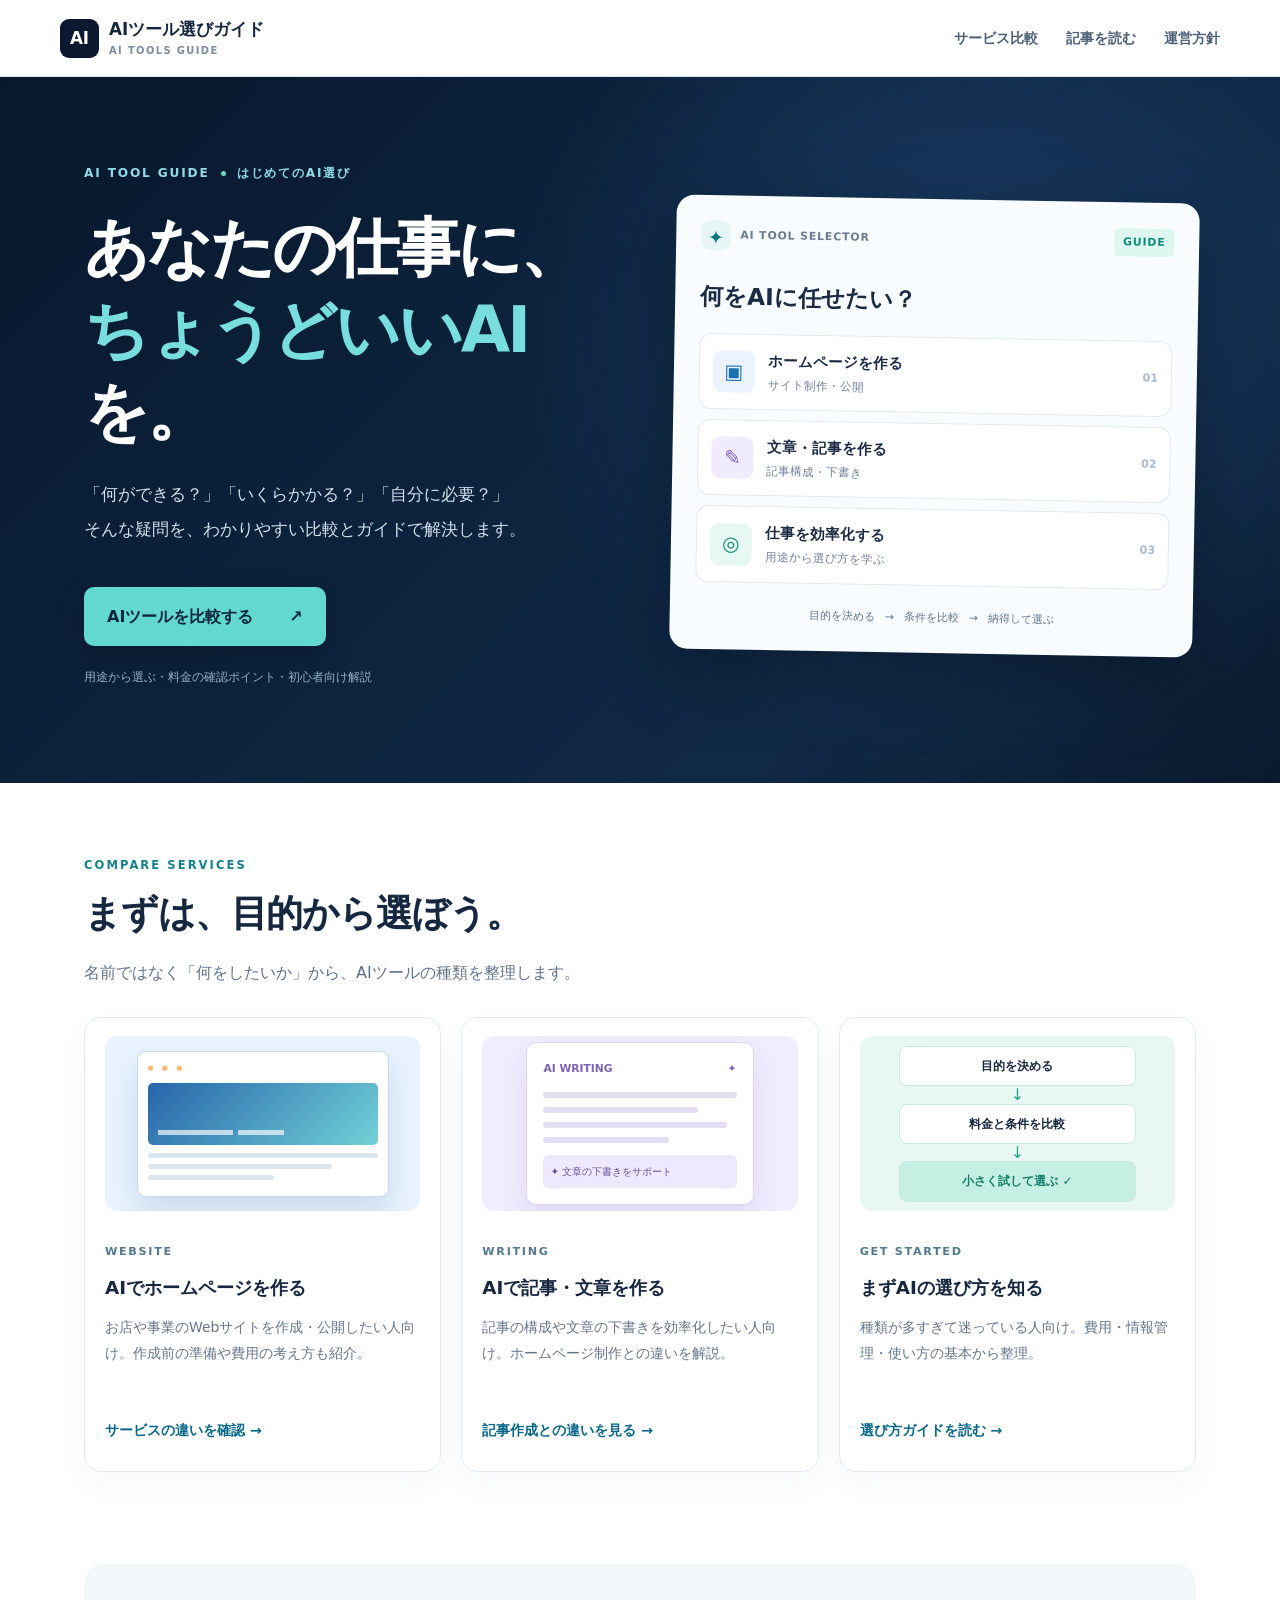
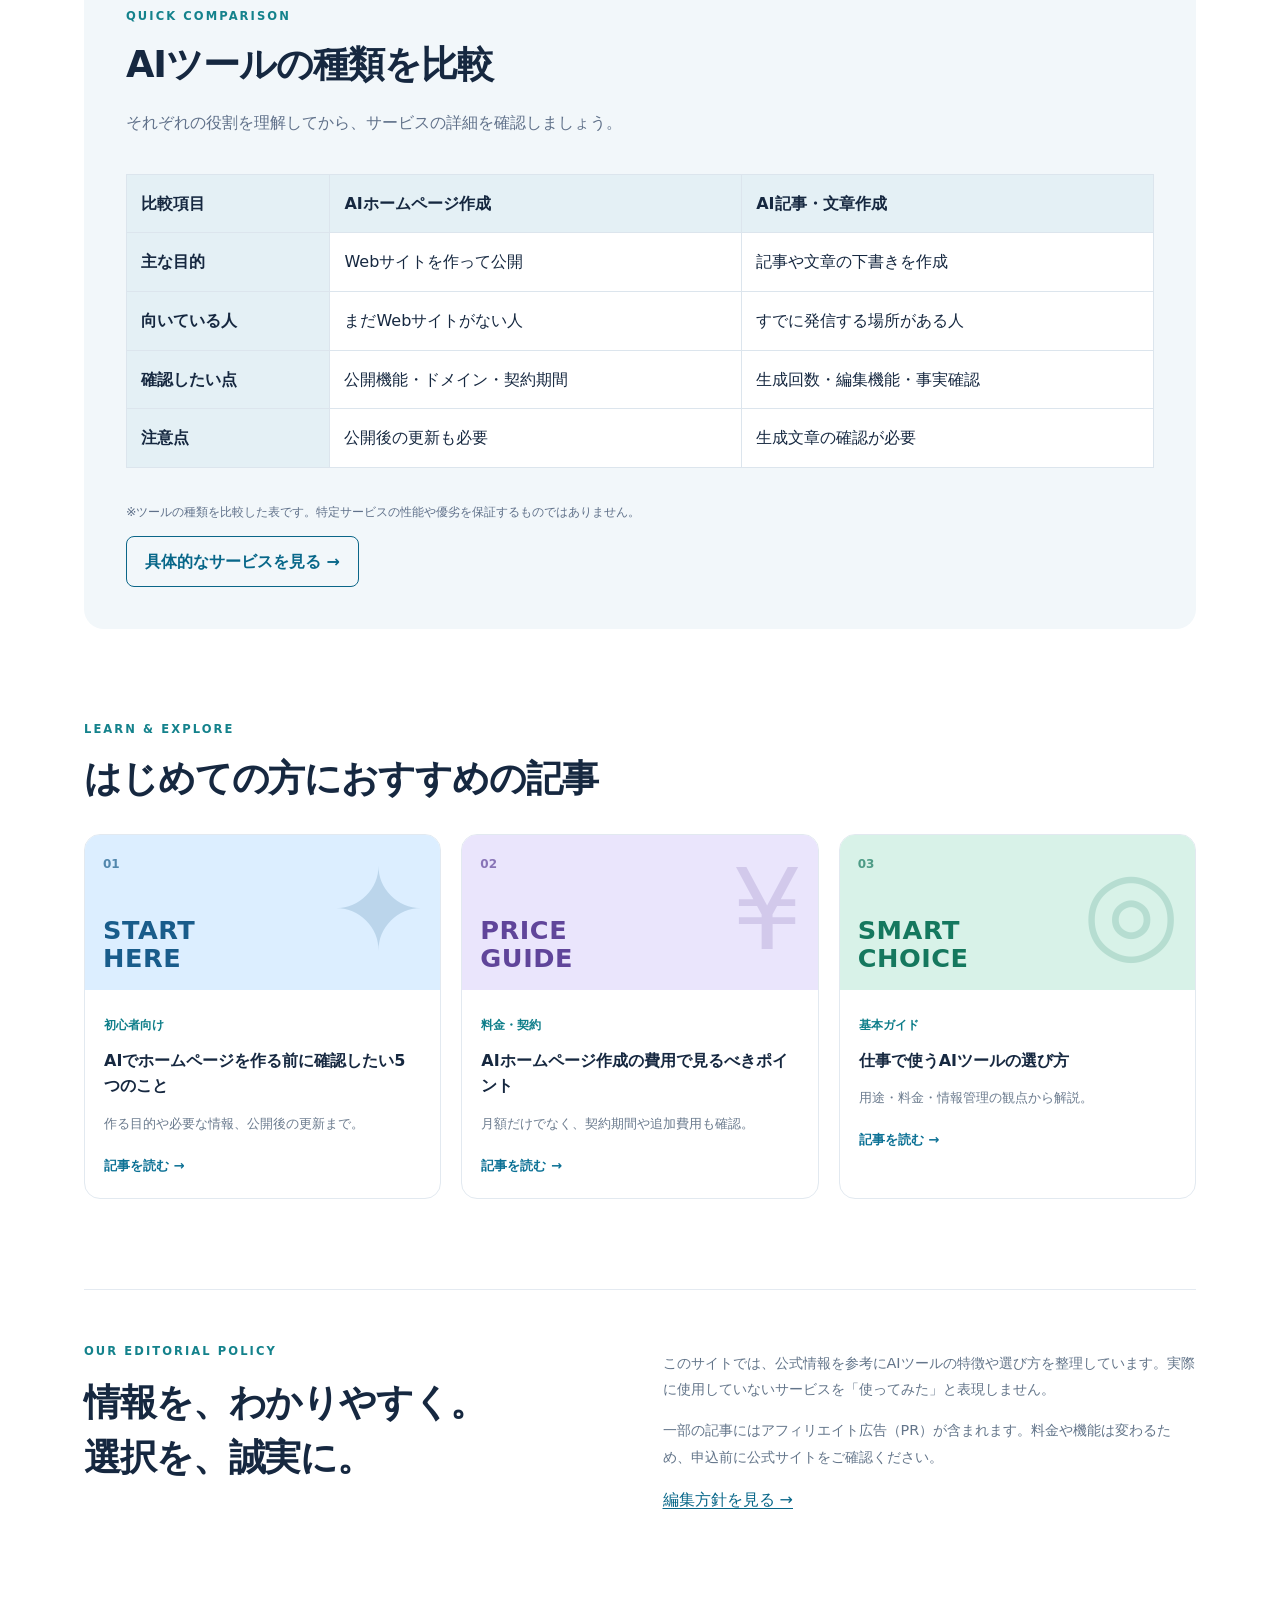
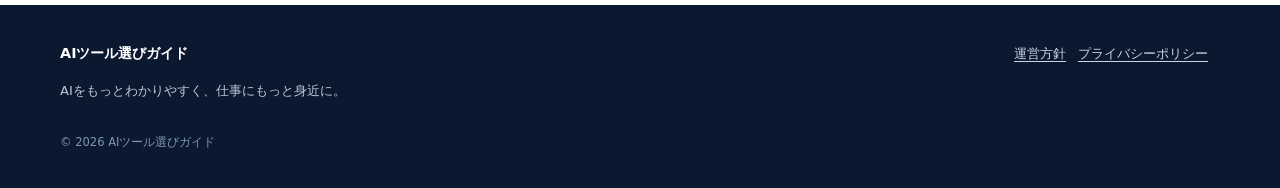
<file: index.html>
<!doctype html><html lang="ja"><head><meta charset="utf-8"><meta name="viewport" content="width=device-width,initial-scale=1"><meta name="description" content="AIホームページ作成やAI文章作成ツールを用途・費用・特徴から比較。初心者にもわかりやすいAIツール選びのガイド。"><meta name="theme-color" content="#0b1930"><title>AIツール選びガイド｜目的から選べるAIサービス比較</title><link rel="stylesheet" href="style.css"></head><body class="homepage"><header class="site-header"><div class="header-inner"><a class="logo" href="index.html"><span class="logo-mark">AI</span><span>AIツール選びガイド<small>AI TOOLS GUIDE</small></span></a><nav aria-label="メインメニュー"><a href="#tools">サービス比較</a><a href="#guides">記事を読む</a><a href="about.html">運営方針</a></nav></div></header><section class="hero-wide"><div class="hero-inner"><div class="hero-copy"><div class="eyebrow-light">AI TOOL GUIDE <span class="tiny-dot"></span> はじめてのAI選び</div><h1>あなたの仕事に、<br><em>ちょうどいいAI</em>を。</h1><p>「何ができる？」「いくらかかる？」「自分に必要？」<br>そんな疑問を、わかりやすい比較とガイドで解決します。</p><a class="cta" href="#tools">AIツールを比較する <span aria-hidden="true">↗</span></a><div class="hero-note">用途から選ぶ・料金の確認ポイント・初心者向け解説</div></div><div class="hero-visual" role="img" aria-label="AIツール選びの流れを表す図解"><div class="visual-top"><span class="visual-orb">✦</span><span>AI TOOL SELECTOR</span><span class="visual-status">GUIDE</span></div><div class="visual-title">何をAIに任せたい？</div><div class="visual-options"><div class="visual-option"><span class="visual-icon">▣</span><span>ホームページを作る<small>サイト制作・公開</small></span><b>01</b></div><div class="visual-option"><span class="visual-icon">✎</span><span>文章・記事を作る<small>記事構成・下書き</small></span><b>02</b></div><div class="visual-option"><span class="visual-icon">◎</span><span>仕事を効率化する<small>用途から選び方を学ぶ</small></span><b>03</b></div></div><div class="visual-bottom"><span>目的を決める</span><span>→</span><span>条件を比較</span><span>→</span><span>納得して選ぶ</span></div></div></div></section><main class="home-main"><section class="section-intro" id="tools"><div><div class="section-kicker">COMPARE SERVICES</div><h2>まずは、目的から選ぼう。</h2><p>名前ではなく「何をしたいか」から、AIツールの種類を整理します。</p></div></section><div class="feature-grid"><article class="feature-card feature-blue"><div class="feature-illustration"><div class="browser-mock"><div class="browser-dots">● ● ●</div><div class="browser-image"><span></span><span></span></div><div class="browser-lines"><i></i><i></i><i></i></div></div></div><span class="feature-label">WEBSITE</span><h3>AIでホームページを作る</h3><p>お店や事業のWebサイトを作成・公開したい人向け。作成前の準備や費用の考え方も紹介。</p><a class="text-link" href="articles/ai-homepage-vs-ai-writer.html">サービスの違いを確認 <span>→</span></a></article><article class="feature-card feature-lilac"><div class="feature-illustration"><div class="document-mock"><div class="doc-top">AI WRITING <span>✦</span></div><i></i><i></i><i></i><i></i><div class="doc-highlight">✦ 文章の下書きをサポート</div></div></div><span class="feature-label">WRITING</span><h3>AIで記事・文章を作る</h3><p>記事の構成や文章の下書きを効率化したい人向け。ホームページ制作との違いを解説。</p><a class="text-link" href="articles/ai-homepage-vs-ai-writer.html">記事作成との違いを見る <span>→</span></a></article><article class="feature-card feature-mint"><div class="feature-illustration"><div class="workflow-mock"><div class="workflow-item">目的を決める</div><div class="workflow-arrow">↓</div><div class="workflow-item">料金と条件を比較</div><div class="workflow-arrow">↓</div><div class="workflow-item workflow-final">小さく試して選ぶ ✓</div></div></div><span class="feature-label">GET STARTED</span><h3>まずAIの選び方を知る</h3><p>種類が多すぎて迷っている人向け。費用・情報管理・使い方の基本から整理。</p><a class="text-link" href="articles/ai-tool-selection.html">選び方ガイドを読む <span>→</span></a></article></div><section class="compare-section" aria-labelledby="compare-title"><div class="section-kicker">QUICK COMPARISON</div><h2 id="compare-title">AIツールの種類を比較</h2><p>それぞれの役割を理解してから、サービスの詳細を確認しましょう。</p><div class="table-scroll"><table class="comparison"><thead><tr><th>比較項目</th><th>AIホームページ作成</th><th>AI記事・文章作成</th></tr></thead><tbody><tr><th>主な目的</th><td>Webサイトを作って公開</td><td>記事や文章の下書きを作成</td></tr><tr><th>向いている人</th><td>まだWebサイトがない人</td><td>すでに発信する場所がある人</td></tr><tr><th>確認したい点</th><td>公開機能・ドメイン・契約期間</td><td>生成回数・編集機能・事実確認</td></tr><tr><th>注意点</th><td>公開後の更新も必要</td><td>生成文章の確認が必要</td></tr></tbody></table></div><p class="table-note">※ツールの種類を比較した表です。特定サービスの性能や優劣を保証するものではありません。</p><a class="outline-cta" href="articles/ai-homepage-vs-ai-writer.html">具体的なサービスを見る →</a></section><section class="article-section" id="guides"><div class="section-kicker">LEARN & EXPLORE</div><h2>はじめての方におすすめの記事</h2><div class="article-grid"><a class="article-tile" href="articles/ai-homepage-beginner.html"><div class="article-art art-one"><span>01</span><strong>START<br>HERE</strong><span class="art-symbol">✦</span></div><div class="article-body"><span class="article-tag">初心者向け</span><h3>AIでホームページを作る前に確認したい5つのこと</h3><p>作る目的や必要な情報、公開後の更新まで。</p><span class="read-more">記事を読む →</span></div></a><a class="article-tile" href="articles/ai-homepage-cost.html"><div class="article-art art-two"><span>02</span><strong>PRICE<br>GUIDE</strong><span class="art-symbol">¥</span></div><div class="article-body"><span class="article-tag">料金・契約</span><h3>AIホームページ作成の費用で見るべきポイント</h3><p>月額だけでなく、契約期間や追加費用も確認。</p><span class="read-more">記事を読む →</span></div></a><a class="article-tile" href="articles/ai-tool-selection.html"><div class="article-art art-three"><span>03</span><strong>SMART<br>CHOICE</strong><span class="art-symbol">◎</span></div><div class="article-body"><span class="article-tag">基本ガイド</span><h3>仕事で使うAIツールの選び方</h3><p>用途・料金・情報管理の観点から解説。</p><span class="read-more">記事を読む →</span></div></a></div></section><section class="trust-section"><div><span class="section-kicker">OUR EDITORIAL POLICY</span><h2>情報を、わかりやすく。<br>選択を、誠実に。</h2></div><div><p>このサイトでは、公式情報を参考にAIツールの特徴や選び方を整理しています。実際に使用していないサービスを「使ってみた」と表現しません。</p><p>一部の記事にはアフィリエイト広告（PR）が含まれます。料金や機能は変わるため、申込前に公式サイトをご確認ください。</p><a href="about.html">編集方針を見る →</a></div></section></main><footer class="site-footer"><div><strong>AIツール選びガイド</strong><p>AIをもっとわかりやすく、仕事にもっと身近に。</p></div><div><a href="about.html">運営方針</a><a href="privacy.html">プライバシーポリシー</a></div><small>© 2026 AIツール選びガイド</small></footer></body></html>
</file>
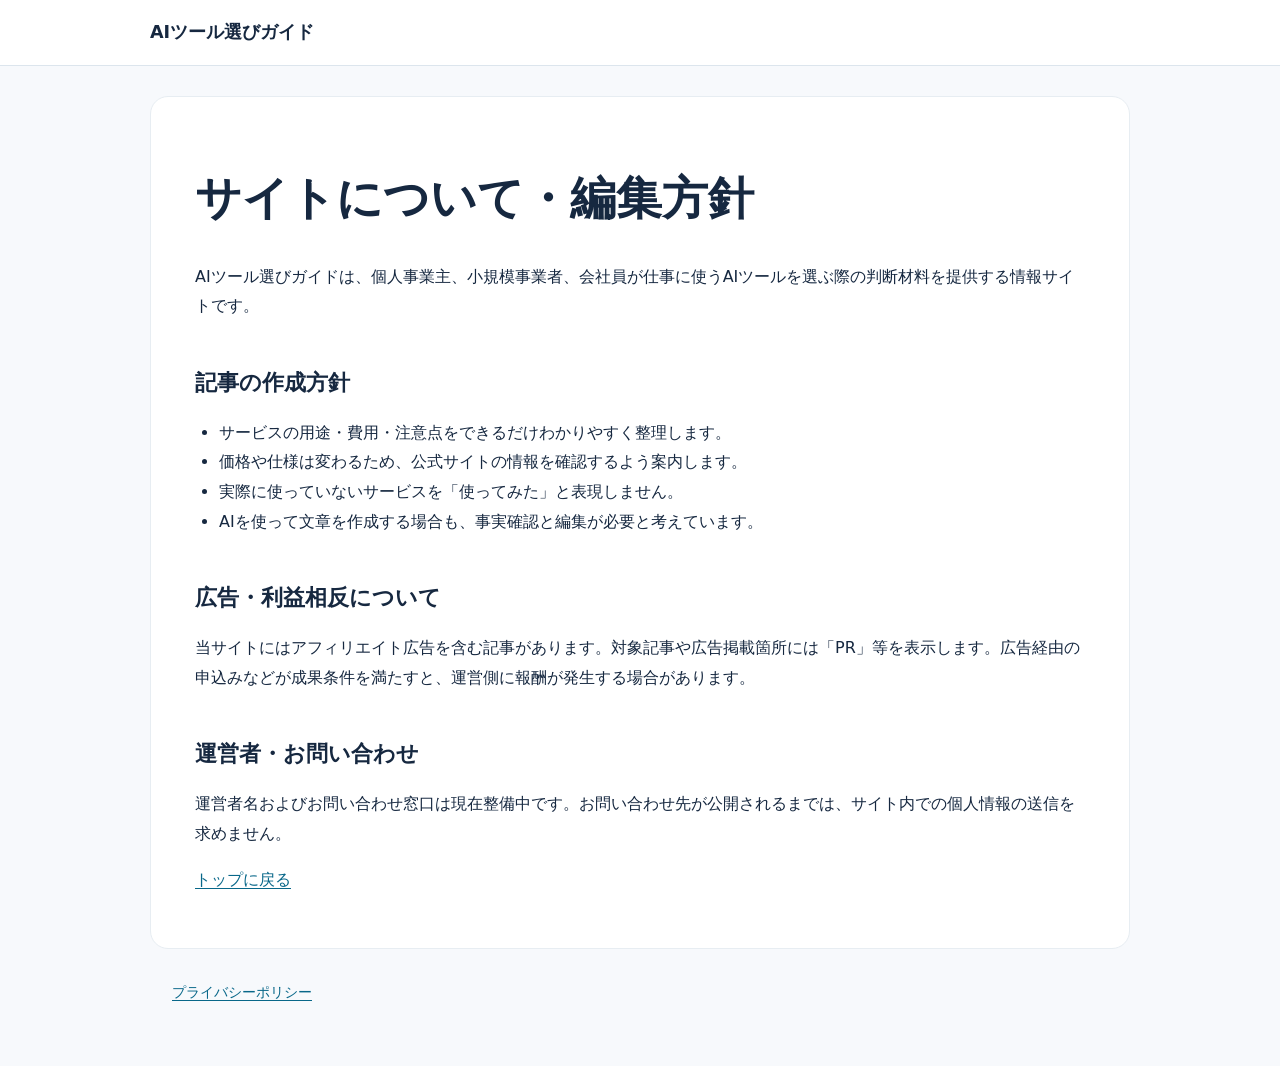
<file: about.html>
<!doctype html><html lang="ja"><head><meta charset="utf-8"><meta name="viewport" content="width=device-width,initial-scale=1"><title>サイトについて・編集方針｜AIツール選びガイド</title><link rel="stylesheet" href="style.css"></head><body><header><a href="index.html">AIツール選びガイド</a></header><main><h1>サイトについて・編集方針</h1><p>AIツール選びガイドは、個人事業主、小規模事業者、会社員が仕事に使うAIツールを選ぶ際の判断材料を提供する情報サイトです。</p><h2>記事の作成方針</h2><ul><li>サービスの用途・費用・注意点をできるだけわかりやすく整理します。</li><li>価格や仕様は変わるため、公式サイトの情報を確認するよう案内します。</li><li>実際に使っていないサービスを「使ってみた」と表現しません。</li><li>AIを使って文章を作成する場合も、事実確認と編集が必要と考えています。</li></ul><h2>広告・利益相反について</h2><p>当サイトにはアフィリエイト広告を含む記事があります。対象記事や広告掲載箇所には「PR」等を表示します。広告経由の申込みなどが成果条件を満たすと、運営側に報酬が発生する場合があります。</p><h2>運営者・お問い合わせ</h2><p>運営者名およびお問い合わせ窓口は現在整備中です。お問い合わせ先が公開されるまでは、サイト内での個人情報の送信を求めません。</p><p><a href="index.html">トップに戻る</a></p></main><footer><a href="privacy.html">プライバシーポリシー</a></footer></body></html>
</file>
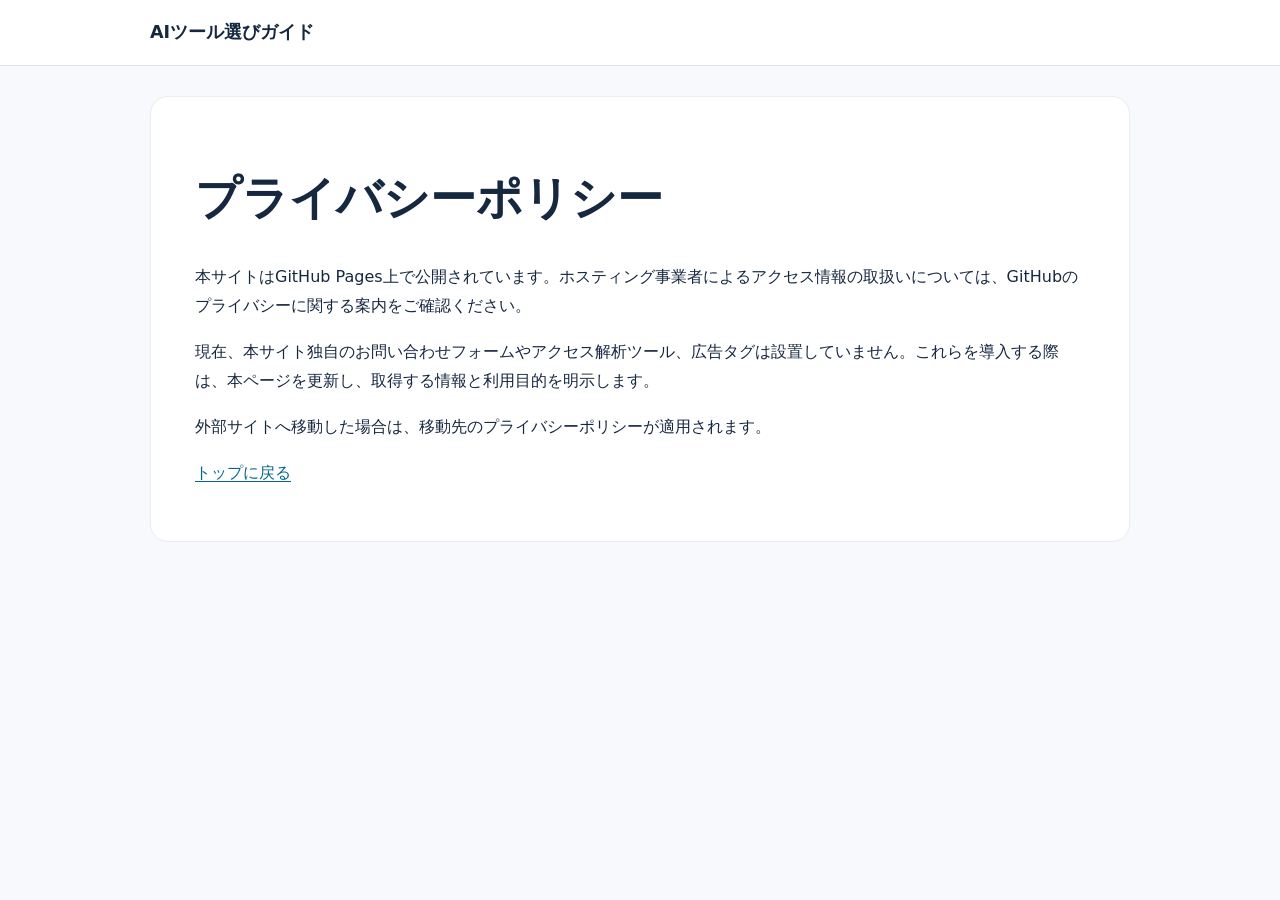
<file: privacy.html>
<!doctype html><html lang="ja"><head><meta charset="utf-8"><meta name="viewport" content="width=device-width,initial-scale=1"><title>プライバシーポリシー｜AIツール選びガイド</title><link rel="stylesheet" href="style.css"></head><body><header><a href="index.html">AIツール選びガイド</a></header><main><h1>プライバシーポリシー</h1><p>本サイトはGitHub Pages上で公開されています。ホスティング事業者によるアクセス情報の取扱いについては、GitHubのプライバシーに関する案内をご確認ください。</p><p>現在、本サイト独自のお問い合わせフォームやアクセス解析ツール、広告タグは設置していません。これらを導入する際は、本ページを更新し、取得する情報と利用目的を明示します。</p><p>外部サイトへ移動した場合は、移動先のプライバシーポリシーが適用されます。</p><p><a href="index.html">トップに戻る</a></p></main></body></html>
</file>
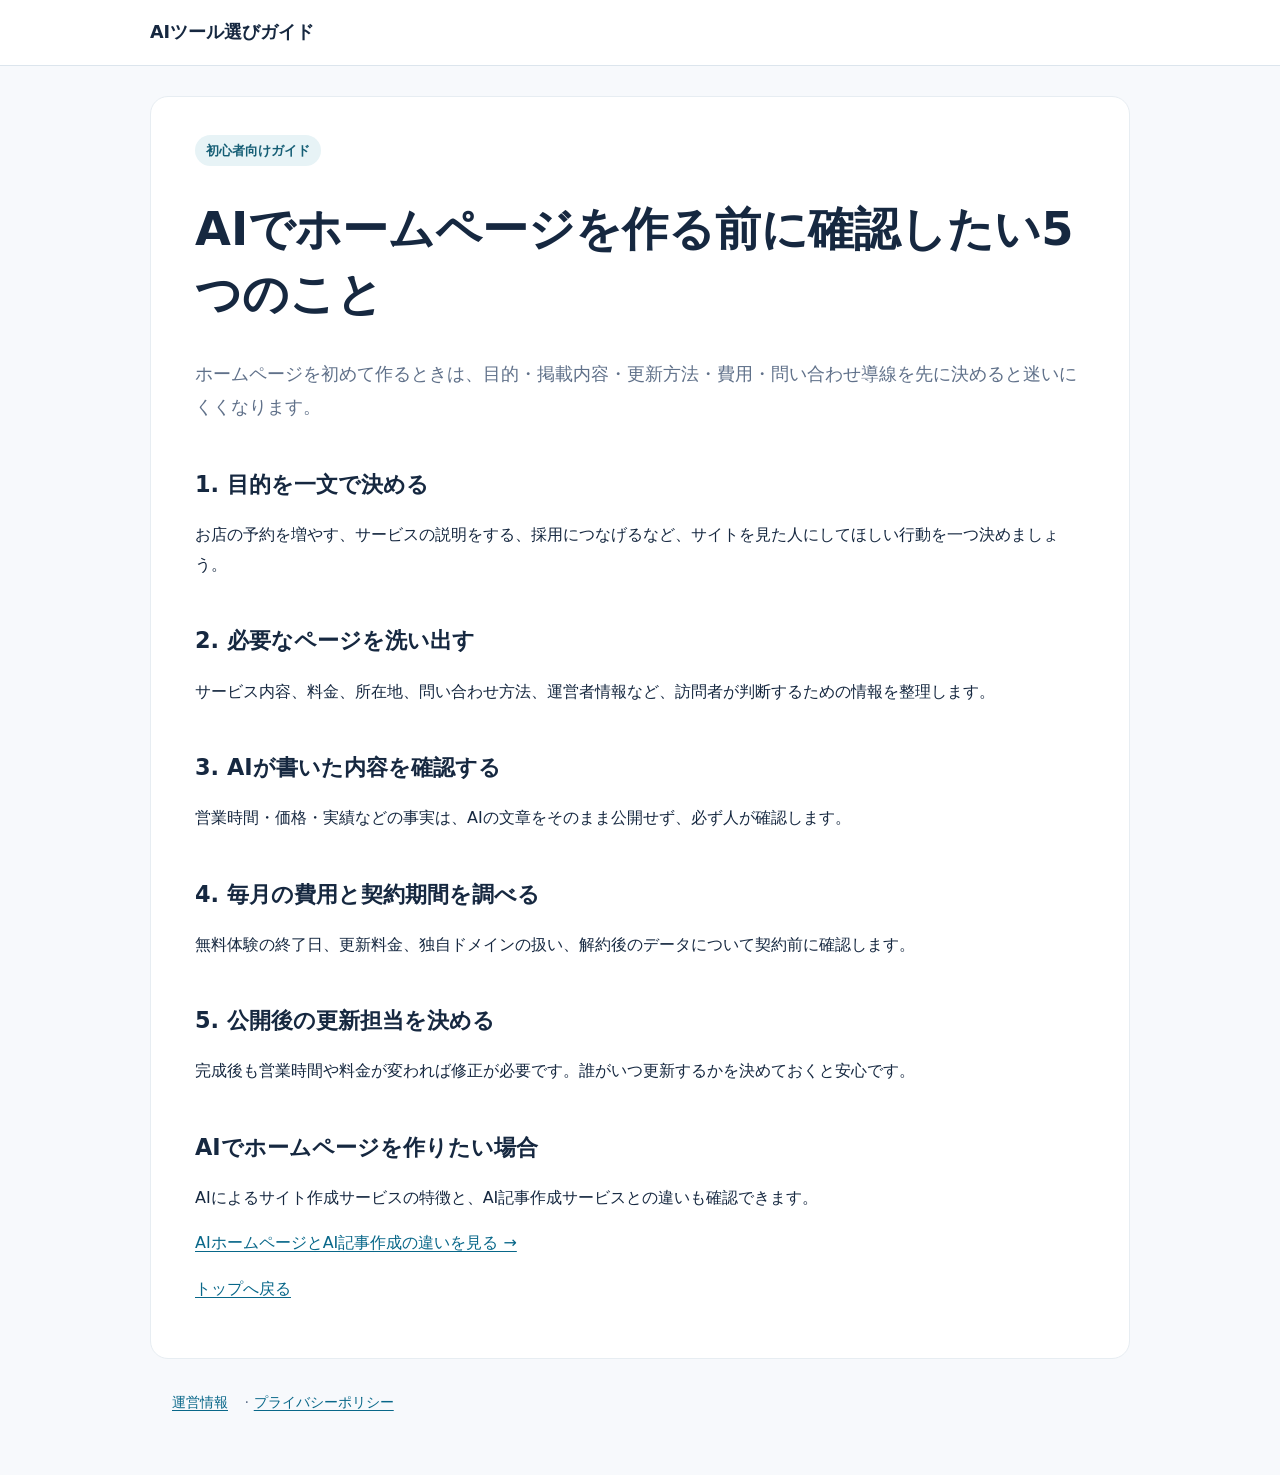
<file: articles/ai-homepage-beginner.html>
<!doctype html><html lang="ja"><head><meta charset="utf-8"><meta name="viewport" content="width=device-width,initial-scale=1"><title>AIでホームページを作る前に確認したい5つのこと｜AIツール選びガイド</title><meta name="description" content="ホームページを初めて作るときは、目的・掲載内容・更新方法・費用・問い合わせ導線を先に決めると迷いにくくなります。"><link rel="stylesheet" href="../style.css"></head><body><header><a href="../index.html">AIツール選びガイド</a></header><main><span class="pill">初心者向けガイド</span><h1>AIでホームページを作る前に確認したい5つのこと</h1><p class="lead">ホームページを初めて作るときは、目的・掲載内容・更新方法・費用・問い合わせ導線を先に決めると迷いにくくなります。</p><h2>1. 目的を一文で決める</h2><p>お店の予約を増やす、サービスの説明をする、採用につなげるなど、サイトを見た人にしてほしい行動を一つ決めましょう。</p><h2>2. 必要なページを洗い出す</h2><p>サービス内容、料金、所在地、問い合わせ方法、運営者情報など、訪問者が判断するための情報を整理します。</p><h2>3. AIが書いた内容を確認する</h2><p>営業時間・価格・実績などの事実は、AIの文章をそのまま公開せず、必ず人が確認します。</p><h2>4. 毎月の費用と契約期間を調べる</h2><p>無料体験の終了日、更新料金、独自ドメインの扱い、解約後のデータについて契約前に確認します。</p><h2>5. 公開後の更新担当を決める</h2><p>完成後も営業時間や料金が変われば修正が必要です。誰がいつ更新するかを決めておくと安心です。</p><h2>AIでホームページを作りたい場合</h2><p>AIによるサイト作成サービスの特徴と、AI記事作成サービスとの違いも確認できます。</p><p><a href="ai-homepage-vs-ai-writer.html">AIホームページとAI記事作成の違いを見る →</a></p><p><a href="../index.html">トップへ戻る</a></p></main><footer><a href="../about.html">運営情報</a> · <a href="../privacy.html">プライバシーポリシー</a></footer></body></html>
</file>
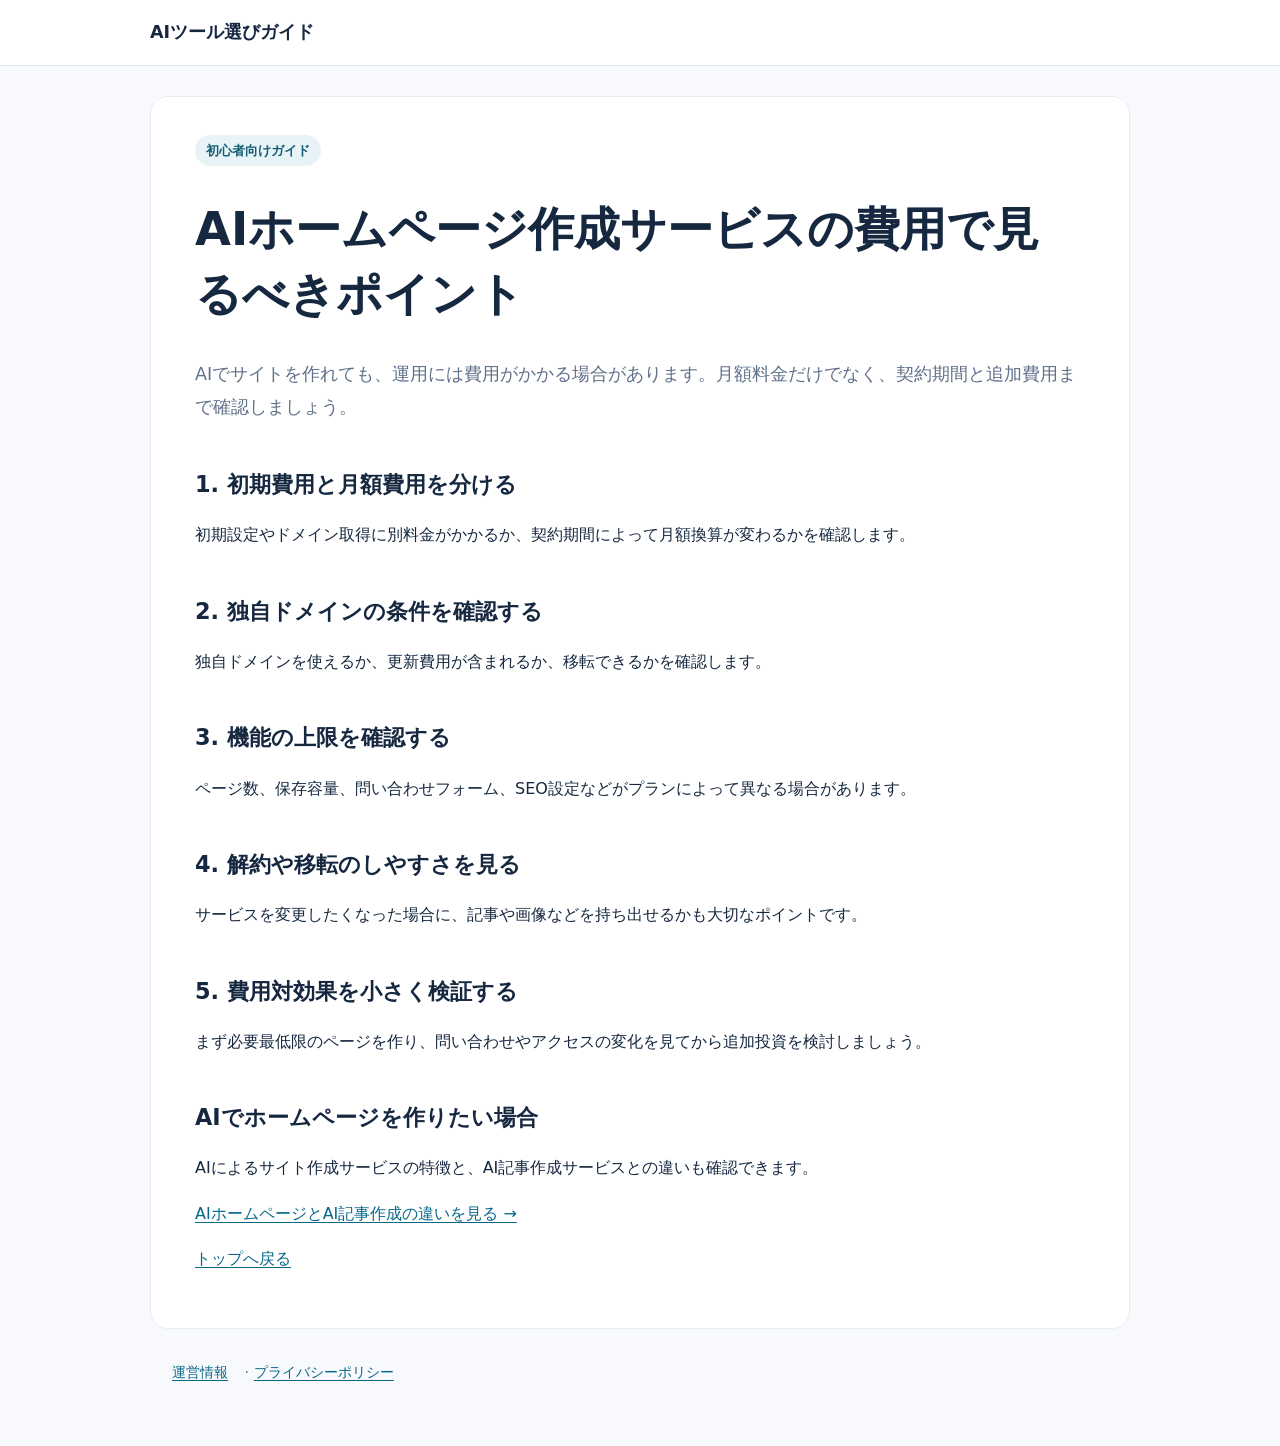
<file: articles/ai-homepage-cost.html>
<!doctype html><html lang="ja"><head><meta charset="utf-8"><meta name="viewport" content="width=device-width,initial-scale=1"><title>AIホームページ作成サービスの費用で見るべきポイント｜AIツール選びガイド</title><meta name="description" content="AIでサイトを作れても、運用には費用がかかる場合があります。月額料金だけでなく、契約期間と追加費用まで確認しましょう。"><link rel="stylesheet" href="../style.css"></head><body><header><a href="../index.html">AIツール選びガイド</a></header><main><span class="pill">初心者向けガイド</span><h1>AIホームページ作成サービスの費用で見るべきポイント</h1><p class="lead">AIでサイトを作れても、運用には費用がかかる場合があります。月額料金だけでなく、契約期間と追加費用まで確認しましょう。</p><h2>1. 初期費用と月額費用を分ける</h2><p>初期設定やドメイン取得に別料金がかかるか、契約期間によって月額換算が変わるかを確認します。</p><h2>2. 独自ドメインの条件を確認する</h2><p>独自ドメインを使えるか、更新費用が含まれるか、移転できるかを確認します。</p><h2>3. 機能の上限を確認する</h2><p>ページ数、保存容量、問い合わせフォーム、SEO設定などがプランによって異なる場合があります。</p><h2>4. 解約や移転のしやすさを見る</h2><p>サービスを変更したくなった場合に、記事や画像などを持ち出せるかも大切なポイントです。</p><h2>5. 費用対効果を小さく検証する</h2><p>まず必要最低限のページを作り、問い合わせやアクセスの変化を見てから追加投資を検討しましょう。</p><h2>AIでホームページを作りたい場合</h2><p>AIによるサイト作成サービスの特徴と、AI記事作成サービスとの違いも確認できます。</p><p><a href="ai-homepage-vs-ai-writer.html">AIホームページとAI記事作成の違いを見る →</a></p><p><a href="../index.html">トップへ戻る</a></p></main><footer><a href="../about.html">運営情報</a> · <a href="../privacy.html">プライバシーポリシー</a></footer></body></html>
</file>
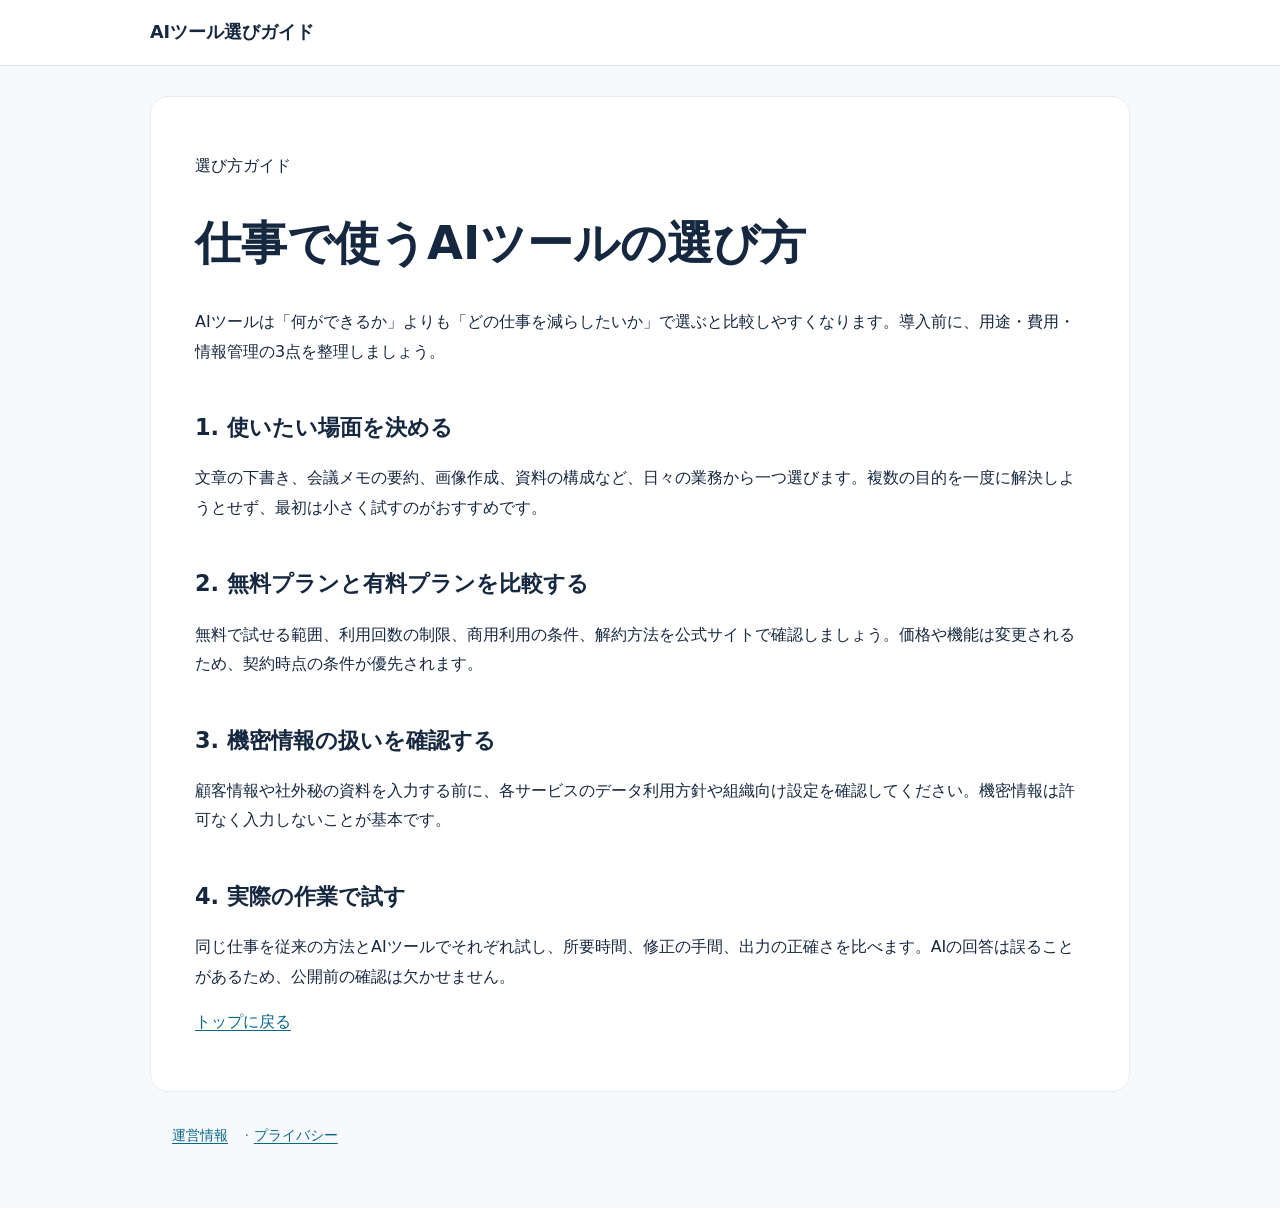
<file: articles/ai-tool-selection.html>
<!doctype html><html lang="ja"><head><meta charset="utf-8"><meta name="viewport" content="width=device-width,initial-scale=1"><title>仕事で使うAIツールの選び方｜AIツール選びガイド</title><meta name="description" content="文章作成・調査・デザインなど、用途別にAIツールを選ぶ際の確認ポイントを紹介。"><link rel="stylesheet" href="../style.css"></head><body><header><a href="../index.html">AIツール選びガイド</a></header><main><p class="eyebrow">選び方ガイド</p><h1>仕事で使うAIツールの選び方</h1><p>AIツールは「何ができるか」よりも「どの仕事を減らしたいか」で選ぶと比較しやすくなります。導入前に、用途・費用・情報管理の3点を整理しましょう。</p><h2>1. 使いたい場面を決める</h2><p>文章の下書き、会議メモの要約、画像作成、資料の構成など、日々の業務から一つ選びます。複数の目的を一度に解決しようとせず、最初は小さく試すのがおすすめです。</p><h2>2. 無料プランと有料プランを比較する</h2><p>無料で試せる範囲、利用回数の制限、商用利用の条件、解約方法を公式サイトで確認しましょう。価格や機能は変更されるため、契約時点の条件が優先されます。</p><h2>3. 機密情報の扱いを確認する</h2><p>顧客情報や社外秘の資料を入力する前に、各サービスのデータ利用方針や組織向け設定を確認してください。機密情報は許可なく入力しないことが基本です。</p><h2>4. 実際の作業で試す</h2><p>同じ仕事を従来の方法とAIツールでそれぞれ試し、所要時間、修正の手間、出力の正確さを比べます。AIの回答は誤ることがあるため、公開前の確認は欠かせません。</p><p><a href="../index.html">トップに戻る</a></p></main><footer><a href="../about.html">運営情報</a> · <a href="../privacy.html">プライバシー</a></footer></body></html>
</file>
<file: style.css>
:root{--navy:#0b1930;--ink:#162840;--muted:#60718a;--blue:#0c69ac;--line:#dce5ed}*{box-sizing:border-box}html{scroll-behavior:smooth}body{margin:0;background:#f7f9fc;color:var(--ink);font-family:system-ui,-apple-system,"Noto Sans JP",sans-serif;line-height:1.85}a{color:#086789;text-underline-offset:3px}a:focus-visible{outline:3px solid #ffb64d;outline-offset:3px}header{background:#fff;border-bottom:1px solid var(--line);padding:16px max(22px,calc((100vw - 980px)/2))}header a{font-size:1.1rem;font-weight:800;color:var(--ink);text-decoration:none}main{max-width:980px;margin:30px auto;padding:38px 44px;background:#fff;border:1px solid #e7edf2;border-radius:18px}h1{font-size:clamp(1.9rem,4vw,2.9rem);line-height:1.4}h2{font-size:1.4rem;line-height:1.5;margin-top:2em}p{margin:1em 0}ul{padding-left:1.5em}.lead{font-size:1.1rem;color:var(--muted)}.pill{display:inline-block;padding:4px 11px;border-radius:999px;background:#e7f3f6;color:#155e75;font-size:.8rem;font-weight:700}.cards{display:grid;grid-template-columns:repeat(auto-fit,minmax(260px,1fr));gap:18px;margin:24px 0}.card{padding:22px;border:1px solid var(--line);border-radius:14px;background:#fff}.card h2{margin:10px 0;font-size:1.2rem}.card p{color:var(--muted)}footer{max-width:980px;margin:24px auto 60px;padding:0 22px;color:var(--muted);font-size:.9rem}footer a{margin-right:12px}.comparison{width:100%;border-collapse:collapse;margin:20px 0}.comparison th,.comparison td{padding:14px;border:1px solid var(--line);text-align:left;vertical-align:top}.comparison th{background:#eef4f8}.homepage{background:#fff}.homepage .site-header{padding:0 24px;background:#fff}.header-inner{max-width:1160px;margin:auto;min-height:76px;display:flex;justify-content:space-between;align-items:center;gap:24px}.logo{display:flex;align-items:center;gap:10px;font-size:1.05rem!important;line-height:1.2}.logo small{display:block;color:#7b8da2;font-size:.62rem;letter-spacing:.14em;margin-top:5px}.logo-mark{display:grid;place-items:center;background:var(--navy);color:#fff;border-radius:9px;width:39px;height:39px;font-weight:800}.header-inner nav{display:flex;gap:28px}.header-inner nav a{font-size:.88rem;color:#4c6076;font-weight:650}.hero-wide{background:radial-gradient(circle at 75% 35%,#193c64 0%,transparent 42%),linear-gradient(135deg,#07182d,#102947 72%,#0a1a2e);color:#fff;overflow:hidden}.hero-inner{max-width:1160px;margin:auto;display:grid;grid-template-columns:1.02fr .98fr;gap:44px;align-items:center;padding:85px 24px 94px}.eyebrow-light{font-size:.76rem;letter-spacing:.15em;color:#91d9e8;font-weight:750}.tiny-dot{display:inline-block;width:5px;height:5px;border-radius:50%;background:#71d5c5;vertical-align:middle;margin:0 5px}.hero-copy h1{font-size:clamp(2.7rem,5vw,4.5rem);line-height:1.28;letter-spacing:-.05em;margin:24px 0}.hero-copy h1 em{font-style:normal;color:#77ddde}.hero-copy>p{color:#d2e0ed;line-height:2.1;font-size:1.04rem}.cta{display:inline-flex;gap:36px;align-items:center;justify-content:space-between;background:#62d8cf;color:#09263c;text-decoration:none;font-weight:800;border-radius:10px;padding:15px 23px;margin-top:22px;box-shadow:0 12px 28px #0003}.hero-note{margin-top:20px;color:#94aec6;font-size:.77rem}.hero-visual{background:#f9fcff;border-radius:18px;padding:25px;box-shadow:0 24px 75px #0005;transform:rotate(1deg);color:#1b2b44}.visual-top{display:flex;align-items:center;gap:9px;color:#6a7c91;font-size:.68rem;letter-spacing:.08em;font-weight:800}.visual-orb{display:grid;place-items:center;background:#e7f5f6;color:#0c7680;border-radius:10px;width:30px;height:30px;font-size:1.2rem}.visual-status{margin-left:auto;color:#0b8a7b;background:#dff8ef;padding:4px 9px;border-radius:5px}.visual-title{font-size:1.45rem;font-weight:850;margin:25px 0 15px}.visual-options{display:grid;gap:10px}.visual-option{display:flex;align-items:center;gap:13px;border:1px solid #e2eaf2;border-radius:12px;background:#fff;padding:13px}.visual-option>span:nth-child(2){font-weight:800;flex:1;font-size:.91rem}.visual-option small{display:block;color:#718199;font-size:.72rem;font-weight:500}.visual-option b{color:#acbacb;font-size:.7rem}.visual-icon{display:grid;place-items:center;background:#eaf3ff;color:#1a71ad;border-radius:9px;width:42px;height:42px;font-size:1.25rem}.visual-option:nth-child(2) .visual-icon{background:#f1ebff;color:#8062c7}.visual-option:nth-child(3) .visual-icon{background:#e7f8f2;color:#168b70}.visual-bottom{display:flex;justify-content:center;gap:10px;flex-wrap:wrap;color:#60748b;font-size:.68rem;margin-top:22px}.homepage main.home-main{max-width:1160px;margin:0 auto;padding:72px 24px 90px;border:0;border-radius:0}.section-kicker{font-size:.72rem;letter-spacing:.18em;color:#14828c;font-weight:900}.section-intro h2,.compare-section h2,.article-section h2,.trust-section h2{font-size:clamp(1.65rem,3vw,2.3rem);letter-spacing:-.03em;margin:10px 0}.section-intro p,.compare-section>p{color:var(--muted)}.feature-grid{display:grid;grid-template-columns:repeat(3,1fr);gap:20px;margin-top:30px}.feature-card{border:1px solid #e1e9f1;border-radius:17px;padding:18px 20px 26px;box-shadow:0 12px 35px #12345209}.feature-illustration{height:175px;border-radius:12px;display:grid;place-items:center;margin-bottom:24px;overflow:hidden}.feature-blue .feature-illustration{background:#e9f3ff}.feature-lilac .feature-illustration{background:#f0edff}.feature-mint .feature-illustration{background:#e8f7f2}.feature-label{font-size:.7rem;letter-spacing:.15em;color:#52798d;font-weight:900}.feature-card h3{font-size:1.15rem;line-height:1.5;margin:9px 0}.feature-card p{font-size:.87rem;color:#64758b;min-height:86px}.text-link{font-size:.88rem;font-weight:800;text-decoration:none}.browser-mock{width:80%;background:#fff;border:1px solid #c6d9ed;border-radius:9px;padding:10px;box-shadow:0 15px 28px #183e7022}.browser-dots{font-size:7px;letter-spacing:3px;color:#ffb870}.browser-image{height:62px;background:linear-gradient(135deg,#2764aa,#72d2d7);border-radius:5px;margin:8px 0;display:flex;align-items:end;padding:10px;gap:5px}.browser-image span{background:#ffffffab;height:5px;width:36%}.browser-image span:last-child{width:22%}.browser-lines i{display:block;height:5px;background:#dbe5ef;margin:6px 0;border-radius:5px}.browser-lines i:nth-child(2){width:80%}.browser-lines i:nth-child(3){width:55%}.document-mock{width:72%;background:white;border:1px solid #ddd4f7;border-radius:10px;padding:16px;box-shadow:0 13px 26px #4b348a1a}.doc-top{font-size:.67rem;font-weight:900;color:#7d63b4;margin-bottom:13px}.doc-top span{float:right}.document-mock i{display:block;height:6px;border-radius:5px;background:#e3def1;margin:9px 0}.document-mock i:nth-of-type(2){width:80%}.document-mock i:nth-of-type(3){width:95%}.document-mock i:nth-of-type(4){width:65%}.doc-highlight{background:#eee9ff;color:#66519b;border-radius:5px;font-size:.64rem;padding:7px;margin-top:12px}.workflow-mock{width:75%;text-align:center}.workflow-item{background:#fff;border:1px solid #c7e9df;border-radius:8px;padding:8px;font-size:.75rem;font-weight:750}.workflow-arrow{line-height:1.1;color:#21a58a}.workflow-final{background:#c6efe3;color:#137f67}.compare-section{margin-top:92px;padding:42px;background:#f2f7fa;border-radius:20px}.table-scroll{overflow-x:auto}.compare-section .comparison{background:#fff}.compare-section .comparison th{background:#e4f0f5}.table-note{font-size:.78rem;color:#6b7c8e}.outline-cta{display:inline-block;border:1px solid #0b6688;padding:10px 18px;border-radius:8px;text-decoration:none;font-weight:750}.article-section{margin-top:90px}.article-grid{display:grid;grid-template-columns:repeat(3,1fr);gap:20px;margin-top:28px}.article-tile{border:1px solid #e2e9f0;border-radius:16px;overflow:hidden;text-decoration:none;color:inherit;transition:transform .15s}.article-tile:hover{transform:translateY(-3px)}.article-art{height:155px;padding:18px;position:relative;display:flex;flex-direction:column;justify-content:space-between;overflow:hidden}.article-art>span:first-child{font-size:.75rem;font-weight:800;opacity:.7}.article-art strong{font-size:1.6rem;line-height:1.1;letter-spacing:.02em}.art-symbol{position:absolute;right:15px;bottom:-24px;font-size:7rem;opacity:.17}.art-one{background:#dceeff;color:#195c8b}.art-two{background:#eae5fc;color:#60459a}.art-three{background:#d8f2e8;color:#15785e}.article-body{padding:19px}.article-tag{color:#0d7d89;font-size:.75rem;font-weight:800}.article-body h3{font-size:1rem;line-height:1.6;margin:9px 0}.article-body p{color:#6b7b8e;font-size:.83rem}.read-more{font-size:.82rem;font-weight:800;color:#0c7195}.trust-section{margin-top:90px;border-top:1px solid #e4eaf1;padding-top:45px;display:grid;grid-template-columns:1fr 1fr;gap:45px}.trust-section p{color:#63758a;font-size:.9rem}.site-footer{max-width:none;background:#0b1930;color:#b9c7d7;padding:35px max(24px,calc((100vw - 1160px)/2));display:flex;justify-content:space-between;align-items:start;flex-wrap:wrap;gap:15px;margin:0}.site-footer strong{color:#fff}.site-footer p{font-size:.82rem}.site-footer a{color:#c7d5e4;font-size:.83rem}.site-footer small{width:100%;font-size:.72rem;color:#7f93a9}@media(max-width:780px){.header-inner nav{gap:12px}.header-inner nav a{font-size:.73rem}.hero-inner{grid-template-columns:1fr;padding:60px 22px}.hero-copy h1{font-size:2.7rem}.hero-visual{max-width:550px;width:100%;margin:auto}.feature-grid,.article-grid{grid-template-columns:1fr 1fr}.trust-section{grid-template-columns:1fr}.homepage main.home-main{padding:45px 18px}}@media(max-width:540px){header{padding:12px 16px}.homepage .site-header{padding:0 14px}.header-inner{min-height:68px}.logo{font-size:.82rem!important}.logo-mark{width:32px;height:32px}.header-inner nav a:last-child{display:none}.hero-inner{padding:45px 18px 55px;gap:35px}.hero-copy h1{font-size:2.45rem}.hero-copy>p{font-size:.94rem}.hero-visual{padding:16px}.visual-title{font-size:1.18rem}.feature-grid,.article-grid{grid-template-columns:1fr}.feature-card p{min-height:0}.compare-section{margin-top:55px;padding:25px 15px}.comparison{font-size:.78rem}.comparison th,.comparison td{padding:9px;min-width:100px}.article-section,.trust-section{margin-top:60px}main:not(.home-main){margin:12px;padding:22px 18px}.site-footer{padding:28px 18px}}
</file>
